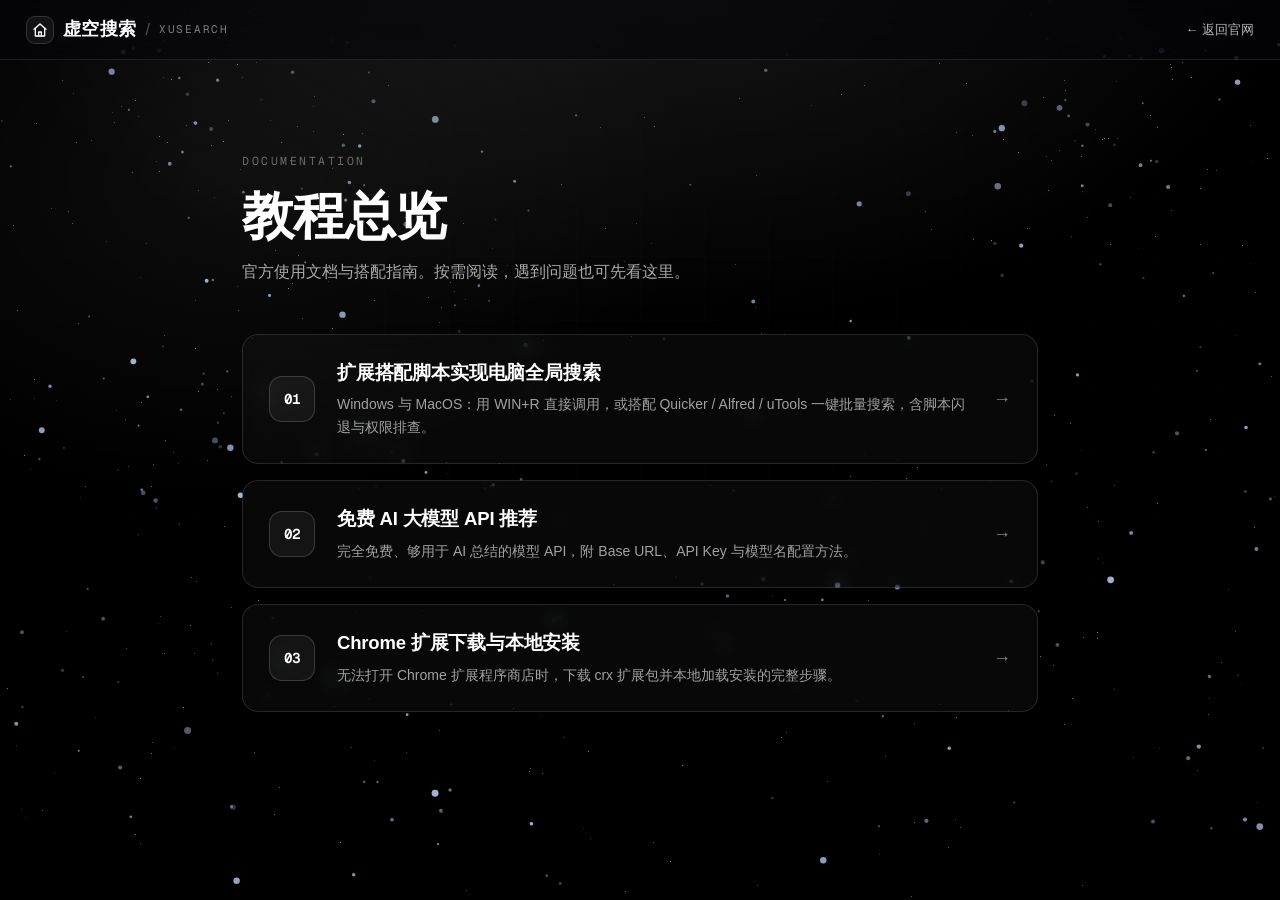
<file: docs/index.html>
<!DOCTYPE html>
<html lang="zh-CN">
<head>
  <meta charset="UTF-8" />
  <meta name="viewport" content="width=device-width, initial-scale=1.0" />
  <title>教程总览 — 虚空搜索 XuSearch</title>
  <meta name="description" content="虚空搜索 XuSearch 官方使用教程：脚本搭配 WIN+R / Quicker / Alfred / uTools 调用搜索组，免费 AI 大模型 API 推荐，以及 Chrome 扩展本地安装指南。" />
  <link rel="icon" type="image/svg+xml" href="data:image/svg+xml,%3Csvg xmlns='http://www.w3.org/2000/svg' viewBox='0 0 64 64'%3E%3Crect width='64' height='64' rx='16' fill='%23070710'/%3E%3Ccircle cx='32' cy='32' r='13' fill='none' stroke='%238B5CF6' stroke-width='3.5'/%3E%3Ccircle cx='32' cy='32' r='4' fill='%2322D3EE'/%3E%3C/svg%3E" />
  <link rel="preconnect" href="https://api.fontshare.com" />
  <link href="https://api.fontshare.com/v2/css?f[]=general-sans@400,500,600,700&display=swap" rel="stylesheet" />
  <link rel="stylesheet" href="../assets/css/fonts.css" />
  <link rel="stylesheet" href="../assets/css/base.css" />
  <link rel="stylesheet" href="docs.css?v=20261025b" />
</head>
<body>
  <!-- 星空背景：整页固定层（与首页同一套 stars.js） -->
  <canvas class="star-field" data-starfield aria-hidden="true"></canvas>


  <!-- 顶栏：左「房子图标 + 虚空搜索」返回官网 -->
  <header class="doc-bar">
    <a class="doc-bar-home" href="../index.html">
      <span class="bar-mark" aria-hidden="true"><svg viewBox="0 0 24 24" fill="none" stroke="currentColor" stroke-width="2" stroke-linecap="round" stroke-linejoin="round"><path d="M3 11 12 3l9 8"/><path d="M5 9.5V21h14V9.5"/><path d="M10 21v-6h4v6"/></svg></span>
      <span class="bar-name">虚空搜索</span>
      <span class="bar-slash">/</span>
      <span class="bar-en mono">XUSEARCH</span>
    </a>
    <a class="doc-bar-back" href="../index.html">← 返回官网</a>
  </header>

  <main class="idx-main">


    <!-- 标题区 -->
    <header class="idx-head">
      <span class="idx-kicker">DOCUMENTATION</span>
      <h1 class="grad">教程总览</h1>
      <p class="idx-lead">官方使用文档与搭配指南。按需阅读，遇到问题也可先看这里。</p>
    </header>

    <!-- 卡片索引 -->
    <div class="idx-list">

      <a class="tut-card" href="script-tutorial.html">
        <span class="tut-no">01</span>
        <span class="tut-main">
          <span class="tut-title">扩展搭配脚本实现电脑全局搜索</span>
          <span class="tut-desc">Windows 与 MacOS：用 WIN+R 直接调用，或搭配 Quicker / Alfred / uTools 一键批量搜索，含脚本闪退与权限排查。</span>
        </span>
        <span class="tut-go" aria-hidden="true">→</span>
      </a>

      <a class="tut-card" href="free-api.html">
        <span class="tut-no">02</span>
        <span class="tut-main">
          <span class="tut-title">免费 AI 大模型 API 推荐</span>
          <span class="tut-desc">完全免费、够用于 AI 总结的模型 API，附 Base URL、API Key 与模型名配置方法。</span>
        </span>
        <span class="tut-go" aria-hidden="true">→</span>
      </a>

      <a class="tut-card" href="chrome-install.html">
        <span class="tut-no">03</span>
        <span class="tut-main">
          <span class="tut-title">Chrome 扩展下载与本地安装</span>
          <span class="tut-desc">无法打开 Chrome 扩展程序商店时，下载 crx 扩展包并本地加载安装的完整步骤。</span>
        </span>
        <span class="tut-go" aria-hidden="true">→</span>
      </a>

    </div>

  </main>

  <script src="../assets/js/stars.js?v=20261024"></script>
</body>
</html>
</file>
<file: assets/css/fonts.css>
/* 本地化字体（Inter + Geist Mono，仅 latin / latin-ext）
   由 fetch_fonts.py 从 fonts.googleapis.com 抓取，离线可用。 */

/* latin-ext */
@font-face { font-family: 'Geist Mono'; font-style: normal; font-weight: 400; font-display: swap; src: url(../fonts/or3yQ6H-1_WfwkMZI_qYPLs1a-t7PU0AbeE9KK5a5ClqOw.woff2) format('woff2'); unicode-range: U+0100-02BA, U+02BD-02C5, U+02C7-02CC, U+02CE-02D7, U+02DD-02FF, U+0304, U+0308, U+0329, U+1D00-1DBF, U+1E00-1E9F, U+1EF2-1EFF, U+2020, U+20A0-20AB, U+20AD-20C0, U+2113, U+2C60-2C7F, U+A720-A7FF; }
/* latin */
@font-face { font-family: 'Geist Mono'; font-style: normal; font-weight: 400; font-display: swap; src: url(../fonts/or3yQ6H-1_WfwkMZI_qYPLs1a-t7PU0AbeE9KK5U5Ck.woff2) format('woff2'); unicode-range: U+0000-00FF, U+0131, U+0152-0153, U+02BB-02BC, U+02C6, U+02DA, U+02DC, U+0304, U+0308, U+0329, U+2000-206F, U+20AC, U+2122, U+2191, U+2193, U+2212, U+2215, U+FEFF, U+FFFD; }
/* latin-ext */
@font-face { font-family: 'Inter'; font-style: normal; font-weight: 400; font-display: swap; src: url(../fonts/UcC73FwrK3iLTeHuS_nVMrMxCp50SjIa25L7SUc.woff2) format('woff2'); unicode-range: U+0100-02BA, U+02BD-02C5, U+02C7-02CC, U+02CE-02D7, U+02DD-02FF, U+0304, U+0308, U+0329, U+1D00-1DBF, U+1E00-1E9F, U+1EF2-1EFF, U+2020, U+20A0-20AB, U+20AD-20C0, U+2113, U+2C60-2C7F, U+A720-A7FF; }
/* latin */
@font-face { font-family: 'Inter'; font-style: normal; font-weight: 400; font-display: swap; src: url(../fonts/UcC73FwrK3iLTeHuS_nVMrMxCp50SjIa1ZL7.woff2) format('woff2'); unicode-range: U+0000-00FF, U+0131, U+0152-0153, U+02BB-02BC, U+02C6, U+02DA, U+02DC, U+0304, U+0308, U+0329, U+2000-206F, U+20AC, U+2122, U+2191, U+2193, U+2212, U+2215, U+FEFF, U+FFFD; }
/* latin-ext */
@font-face { font-family: 'Inter'; font-style: normal; font-weight: 500; font-display: swap; src: url(../fonts/UcC73FwrK3iLTeHuS_nVMrMxCp50SjIa25L7SUc.woff2) format('woff2'); unicode-range: U+0100-02BA, U+02BD-02C5, U+02C7-02CC, U+02CE-02D7, U+02DD-02FF, U+0304, U+0308, U+0329, U+1D00-1DBF, U+1E00-1E9F, U+1EF2-1EFF, U+2020, U+20A0-20AB, U+20AD-20C0, U+2113, U+2C60-2C7F, U+A720-A7FF; }
/* latin */
@font-face { font-family: 'Inter'; font-style: normal; font-weight: 500; font-display: swap; src: url(../fonts/UcC73FwrK3iLTeHuS_nVMrMxCp50SjIa1ZL7.woff2) format('woff2'); unicode-range: U+0000-00FF, U+0131, U+0152-0153, U+02BB-02BC, U+02C6, U+02DA, U+02DC, U+0304, U+0308, U+0329, U+2000-206F, U+20AC, U+2122, U+2191, U+2193, U+2212, U+2215, U+FEFF, U+FFFD; }
/* latin-ext */
@font-face { font-family: 'Inter'; font-style: normal; font-weight: 600; font-display: swap; src: url(../fonts/UcC73FwrK3iLTeHuS_nVMrMxCp50SjIa25L7SUc.woff2) format('woff2'); unicode-range: U+0100-02BA, U+02BD-02C5, U+02C7-02CC, U+02CE-02D7, U+02DD-02FF, U+0304, U+0308, U+0329, U+1D00-1DBF, U+1E00-1E9F, U+1EF2-1EFF, U+2020, U+20A0-20AB, U+20AD-20C0, U+2113, U+2C60-2C7F, U+A720-A7FF; }
/* latin */
@font-face { font-family: 'Inter'; font-style: normal; font-weight: 600; font-display: swap; src: url(../fonts/UcC73FwrK3iLTeHuS_nVMrMxCp50SjIa1ZL7.woff2) format('woff2'); unicode-range: U+0000-00FF, U+0131, U+0152-0153, U+02BB-02BC, U+02C6, U+02DA, U+02DC, U+0304, U+0308, U+0329, U+2000-206F, U+20AC, U+2122, U+2191, U+2193, U+2212, U+2215, U+FEFF, U+FFFD; }
/* latin-ext */
@font-face { font-family: 'Inter'; font-style: normal; font-weight: 700; font-display: swap; src: url(../fonts/UcC73FwrK3iLTeHuS_nVMrMxCp50SjIa25L7SUc.woff2) format('woff2'); unicode-range: U+0100-02BA, U+02BD-02C5, U+02C7-02CC, U+02CE-02D7, U+02DD-02FF, U+0304, U+0308, U+0329, U+1D00-1DBF, U+1E00-1E9F, U+1EF2-1EFF, U+2020, U+20A0-20AB, U+20AD-20C0, U+2113, U+2C60-2C7F, U+A720-A7FF; }
/* latin */
@font-face { font-family: 'Inter'; font-style: normal; font-weight: 700; font-display: swap; src: url(../fonts/UcC73FwrK3iLTeHuS_nVMrMxCp50SjIa1ZL7.woff2) format('woff2'); unicode-range: U+0000-00FF, U+0131, U+0152-0153, U+02BB-02BC, U+02C6, U+02DA, U+02DC, U+0304, U+0308, U+0329, U+2000-206F, U+20AC, U+2122, U+2191, U+2193, U+2212, U+2215, U+FEFF, U+FFFD; }
</file>
<file: assets/css/base.css>
/* ══════════════════════════════════════════════════════════════════════════
   虚空搜索 XuSearch — 共享设计系统
   全暗色「虚空」风：深空底色 + 星云渐变 + 玻璃拟态
   三个版本共用这套令牌，各自的版式在 v1/v2/v3.css 里
   ══════════════════════════════════════════════════════════════════════════ */

*, *::before, *::after { box-sizing: border-box; margin: 0; padding: 0; }

:root {
  /* ── 深空层级：0 最深（页面底）→ 3 抬升面 ───────────────────────── */
  --void-0: #040407;
  --void-1: #08080F;
  --void-2: #0D0D16;
  --void-3: #14141E;

  /* ── 文字：hi 主 / mid 次 / lo 弱 / dim 极弱 ──────────────────── */
  --text-hi:  #F2F2F6;
  --text-mid: #9E9EB2;
  --text-lo:  #5E5E74;
  --text-dim: #34344A;

  /* ── 星云色：紫为主，青为辅，粉作点缀 ────────────────────────── */
  --nebula:      #8B5CF6;
  --nebula-lite: #A78BFA;
  --nebula-deep: #6D28D9;
  --aurora:      #22D3EE;
  --aurora-deep: #0891B2;
  --flare:       #F472B6;

  /* ── 玻璃拟态 ────────────────────────────────────────────────── */
  --glass:        rgba(255, 255, 255, 0.04);
  --glass-hi:     rgba(255, 255, 255, 0.075);
  --glass-line:   rgba(255, 255, 255, 0.09);
  --glass-line-hi: rgba(255, 255, 255, 0.18);
  --blur: 22px;

  /* ── 圆角 ────────────────────────────────────────────────────── */
  --r-s:  10px;
  --r-m:  16px;
  --r-l:  24px;
  --r-xl: 32px;

  /* ── 缓动 ────────────────────────────────────────────────────── */
  --ease: cubic-bezier(0.22, 1, 0.36, 1);
  --ease-soft: cubic-bezier(0.4, 0, 0.2, 1);

  /* ── 排版 ────────────────────────────────────────────────────── */
  --font: 'Inter', -apple-system, BlinkMacSystemFont, 'PingFang SC',
          'Microsoft YaHei', sans-serif;
  --mono: 'Geist Mono', ui-monospace, SFMono-Regular, Menlo, monospace;
}

html { scroll-behavior: smooth; }

body {
  font-family: var(--font);
  background: var(--void-0);
  color: var(--text-hi);
  -webkit-font-smoothing: antialiased;
  -moz-osx-font-smoothing: grayscale;
  overflow-x: hidden;
  line-height: 1.5;
}

/* 深空底噪：固定不动的星云光晕，垫在所有内容之下 */
body::before {
  content: '';
  position: fixed;
  inset: 0;
  z-index: 0;
  pointer-events: none;
  background:
    radial-gradient(900px 600px at 12% -5%,  rgba(139, 92, 246, 0.16), transparent 65%),
    radial-gradient(800px 520px at 92% 8%,   rgba(34, 211, 238, 0.10), transparent 62%),
    radial-gradient(1000px 700px at 50% 105%, rgba(244, 114, 182, 0.07), transparent 68%);
}

/* 细网格纹理，强化「虚空」的空间感 */
body::after {
  content: '';
  position: fixed;
  inset: 0;
  z-index: 0;
  pointer-events: none;
  opacity: 0.5;
  background-image:
    linear-gradient(rgba(255, 255, 255, 0.022) 1px, transparent 1px),
    linear-gradient(90deg, rgba(255, 255, 255, 0.022) 1px, transparent 1px);
  background-size: 64px 64px;
  mask-image: radial-gradient(ellipse 90% 70% at 50% 40%, #000 20%, transparent 78%);
  -webkit-mask-image: radial-gradient(ellipse 90% 70% at 50% 40%, #000 20%, transparent 78%);
}

/* 内容统一抬到光晕之上 */
body > * { position: relative; z-index: 1; }

img, video, svg { display: block; max-width: 100%; }
a { color: inherit; text-decoration: none; }
button { font: inherit; color: inherit; background: none; border: none; cursor: pointer; }

/* 选中文字：白色玻璃高亮，随站点黑白体系（原为星云紫） */
::selection { background: rgba(255, 255, 255, 0.22); color: #fff; }
::-moz-selection { background: rgba(255, 255, 255, 0.22); color: #fff; }


/* ── 通用工具类 ──────────────────────────────────────────────────────── */

.wrap { width: 100%; max-width: 1280px; margin: 0 auto; padding: 0 32px; }

/* 等宽数字/标签 */
.mono { font-family: var(--mono); }

/* 渐变文字：虚空紫 → 青 */
.grad {
  background: linear-gradient(100deg, var(--nebula-lite) 0%, var(--aurora) 100%);
  -webkit-background-clip: text;
  background-clip: text;
  -webkit-text-fill-color: transparent;
}

/* 玻璃卡片 */
.glass {
  background: var(--glass);
  border: 1px solid var(--glass-line);
  backdrop-filter: blur(var(--blur));
  -webkit-backdrop-filter: blur(var(--blur));
}

/* 小标签 */
.chip {
  display: inline-flex;
  align-items: center;
  gap: 8px;
  padding: 6px 14px;
  border-radius: 999px;
  border: 1px solid var(--glass-line);
  background: var(--glass);
  backdrop-filter: blur(var(--blur));
  -webkit-backdrop-filter: blur(var(--blur));
  font-size: 14px;
  font-weight: 500;
  letter-spacing: 0.08em;
  text-transform: uppercase;
  color: var(--text-mid);
}

.chip-dot {
  width: 6px; height: 6px;
  border-radius: 50%;
  background: var(--aurora);
  box-shadow: 0 0 10px var(--aurora);
}

/* 主按钮：渐变填充 */
.btn-primary {
  display: inline-flex;
  align-items: center;
  justify-content: center;
  gap: 10px;
  padding: 15px 30px;
  border-radius: 999px;
  font-size: 15px;
  font-weight: 600;
  color: #fff;
  background: linear-gradient(120deg, var(--nebula-deep), var(--nebula) 45%, var(--aurora-deep));
  box-shadow: 0 8px 30px -8px rgba(139, 92, 246, 0.6);
  transition: transform 0.3s var(--ease), box-shadow 0.3s var(--ease);
}
.btn-primary:hover {
  transform: translateY(-2px);
  box-shadow: 0 14px 40px -8px rgba(139, 92, 246, 0.75);
}

/* 次按钮：玻璃描边 */
.btn-ghost {
  display: inline-flex;
  align-items: center;
  justify-content: center;
  gap: 10px;
  padding: 15px 30px;
  border-radius: 999px;
  font-size: 18px;
  font-weight: 600;
  color: var(--text-hi);
  background: var(--glass);
  border: 1px solid var(--glass-line);
  backdrop-filter: blur(var(--blur));
  -webkit-backdrop-filter: blur(var(--blur));
  transition: background 0.3s var(--ease), border-color 0.3s var(--ease),
              transform 0.3s var(--ease);
}
.btn-ghost:hover {
  background: var(--glass-hi);
  border-color: var(--glass-line-hi);
  transform: translateY(-2px);
}

/* 视频容器：统一圆角 + 描边 + 内阴影 */
.screen {
  position: relative;
  border-radius: var(--r-l);
  overflow: hidden;
  border: 1px solid var(--glass-line);
  background: #000;
  box-shadow:
    0 30px 80px -30px rgba(0, 0, 0, 0.9),
    0 0 0 1px rgba(255, 255, 255, 0.03) inset;
}
.screen video { width: 100%; height: 100%; object-fit: cover; }

/* grid / flex 项里的替换元素必须允许收缩 */
.screen, .screen video { min-width: 0; }

/* 光晕描边：卡片顶部一道渐变高光 */
.edge-glow { position: relative; }
.edge-glow::before {
  content: '';
  position: absolute;
  top: 0; left: 12%; right: 12%;
  height: 1px;
  background: linear-gradient(90deg, transparent, var(--nebula), var(--aurora), transparent);
  opacity: 0.55;
}

/* 滚动淡入 */
.reveal {
  opacity: 0;
  transform: translateY(28px);
  transition: opacity 0.9s var(--ease), transform 0.9s var(--ease);
}
.reveal.in { opacity: 1; transform: none; }

@media (prefers-reduced-motion: reduce) {
  html { scroll-behavior: auto; }
  .reveal { opacity: 1; transform: none; transition: none; }
  *, *::before, *::after { animation-duration: 0.01ms !important; }
}

/* 打印：显示全部内容，去掉固定定位与深色底 */
@media print {
  .reveal { opacity: 1 !important; transform: none !important; }
  body { background: #fff; color: #000; }
  body::before, body::after { display: none; }
  .rail, .bar, .overlay, .dock { display: none !important; }
  .stage { margin-left: 0 !important; }
}

/* 语言切换按钮（三版共用样式） */
.lang-btn {
  display: inline-flex;
  align-items: center;
  gap: 8px;
  padding: 8px 16px;
  border-radius: 999px;
  border: 1px solid var(--glass-line);
  background: var(--glass);
  backdrop-filter: blur(var(--blur));
  -webkit-backdrop-filter: blur(var(--blur));
  font-size: 13px;
  font-weight: 500;
  color: var(--text-mid);
  transition: color 0.25s var(--ease), border-color 0.25s var(--ease),
              background 0.25s var(--ease);
}
.lang-btn:hover {
  color: var(--text-hi);
  border-color: var(--glass-line-hi);
  background: var(--glass-hi);
}
.lang-btn svg { width: 14px; height: 14px; }
</file>
<file: docs/docs.css>
/* ══════════════════════════════════════════════════════════════════════════
   虚空搜索 XuSearch — 教程文档排版
   依赖 assets/css/base.css 的设计令牌（深空底色 / 星云色 / 玻璃拟态）。
   写新教程：复制 template.html，只改正文，不要动这个文件。
   ══════════════════════════════════════════════════════════════════════════ */

/* ── 顶栏 ─────────────────────────────────────────────────────────────── */

.doc-bar {
  position: sticky;
  top: 0;
  z-index: 10;
  display: flex;
  align-items: center;
  justify-content: space-between;
  height: 60px;                  /* 与首页固定 .bar 等高，切页顶部不再跳 */
  padding: 0 26px;               /* 左内边距与首页 .bar 一致，home+文案不右移 */
  background: rgba(5, 5, 9, 0.62);   /* 与首页 .bar 一致 */
  backdrop-filter: blur(18px);
  -webkit-backdrop-filter: blur(18px);
  border-bottom: 1px solid var(--glass-line);
}

/* 左上角「返回官网」沿用首页 bar-brand 样式，标记换成房子图标 */
.doc-bar-home { display: flex; align-items: center; gap: 9px; }
.doc-bar-home .bar-mark {
  width: 28px; height: 28px;
  display: grid; place-items: center;
  border-radius: 9px;
  border: 1px solid var(--glass-line);
  background: var(--glass);
  color: var(--nebula-lite);
}
.doc-bar-home .bar-mark svg { width: 16px; height: 16px; }
.doc-bar-home .bar-name { font-size: 18px; font-weight: 600; letter-spacing: 0.02em; }
.doc-bar-home .bar-slash { color: var(--text-dim); }
.doc-bar-home .bar-en {
  font-size: 11px;
  letter-spacing: 0.16em;
  text-transform: uppercase;
  color: var(--text-lo);
}
.doc-bar-home:hover .bar-mark { border-color: var(--glass-line-hi); }

.doc-bar-back {
  font-size: 13px;
  color: var(--text-mid);
  transition: color 0.25s var(--ease);
}

.doc-bar-back:hover { color: var(--nebula-lite); }

/* ── 正文列 ───────────────────────────────────────────────────────────── */

.doc-main {
  max-width: 760px;
  margin: 0 auto;
  padding: 64px 32px 96px;
}

/* 标题区 */
.doc-head { margin-bottom: 48px; }

.doc-head h1 {
  font-size: clamp(30px, 4.6vw, 42px);
  font-weight: 700;
  letter-spacing: -0.02em;
  line-height: 1.2;
  margin-bottom: 16px;
}

/* 适用版本 / 更新日期 一行 */
.doc-meta {
  font-family: var(--mono);
  font-size: 12px;
  letter-spacing: 0.06em;
  color: var(--text-lo);
}

.doc-lead {
  margin-top: 18px;
  font-size: 16.5px;
  line-height: 1.8;
  color: var(--text-hi);
}

/* ── 正文元素 ─────────────────────────────────────────────────────────── */

.doc-body {
  font-size: 15.5px;
  line-height: 1.85;
  color: var(--text-mid);
}

.doc-body strong { color: var(--text-hi); font-weight: 600; }

/* 链接：冰蓝 + 常显 0.8 下划线 */
.doc-body a {
  color: lightskyblue;
  text-decoration: underline;
  text-decoration-color: rgba(142, 197, 255, 0.8);
  text-underline-offset: 3px;
  transition: text-decoration-color 0.25s var(--ease), color 0.25s var(--ease);
}

.doc-body a:hover { color: cyan; text-decoration-color: cyan; }

.doc-body h2 {
  font-size: 23px;
  font-weight: 700;
  color: var(--text-hi);
  letter-spacing: -0.01em;
  margin: 56px 0 18px;
  display: flex;
  align-items: center;
  gap: 12px;
}

/* 标题左侧的星云渐变竖条 */
.doc-body h2::before {
  content: '';
  flex-shrink: 0;
  width: 4px;
  height: 20px;
  border-radius: 2px;
  background: linear-gradient(180deg, var(--nebula), var(--aurora));
}

.doc-body h3 {
  font-size: 17.5px;
  font-weight: 600;
  color: var(--text-hi);
  margin: 36px 0 12px;
}

.doc-body h4 {
  font-size: 15.5px;
  font-weight: 600;
  color: var(--text-hi);
  margin: 28px 0 10px;
}

.doc-body h5 {
  font-size: 14px;
  font-weight: 600;
  color: var(--text-mid);
  margin: 24px 0 10px;
}

.doc-body h6 {
  font-size: 13px;
  font-weight: 600;
  color: var(--text-mid);
  margin: 20px 0 8px;
}

.doc-body p { margin-bottom: 14px; }

/* 有序列表（操作步骤）：星云色等宽序号 */
.doc-body ol {
  list-style: none;
  counter-reset: step;
  margin: 0 0 18px;
}

.doc-body ol > li {
  counter-increment: step;
  position: relative;
  padding-left: 40px;
  margin-bottom: 10px;
}

.doc-body ol > li::before {
  content: counter(step, decimal-leading-zero);
  position: absolute;
  left: 0;
  top: 0.2em;
  font-family: var(--mono);
  font-size: 12.5px;
  color: var(--nebula-lite);
}

/* 无序列表 */
.doc-body ul {
  list-style: none;
  margin: 0 0 18px;
}

.doc-body ul > li {
  position: relative;
  padding-left: 20px;
  margin-bottom: 8px;
}

.doc-body ul > li::before {
  content: '';
  position: absolute;
  left: 2px;
  top: 0.72em;
  width: 5px;
  height: 5px;
  border-radius: 50%;
  background: var(--nebula);
}

/* 截图 */
.doc-body figure { margin: 24px 0 28px; }

.doc-body figure img {
  width: 100%;
  border: 1px solid var(--glass-line);
  border-radius: var(--r-m);
  background: var(--void-2);
}

.doc-body figcaption {
  margin-top: 10px;
  text-align: center;
  font-family: var(--mono);
  font-size: 12px;
  letter-spacing: 0.05em;
  color: var(--text-lo);
}

/* 行内代码与代码块 */
.doc-body code {
  font-family: var(--mono);
  font-size: 0.88em;
  color: var(--nebula-lite);
  /* 行内代码片面积小，背景比大块面板再亮一档（白 9%）才看得清 */
  background: rgba(255, 255, 255, 0.1);
  border: 1px solid rgba(255, 255, 255, 0.20);
  border-radius: 6px;
  padding: 1px 7px;
}

.doc-body pre {
  /* 星空黑底上原来的近黑底（--void-2 #0A0A0A）几乎隐形，提为 6% 白 + 更亮的描边 */
  background: rgba(255, 255, 255, 0.06);
  border: 1px solid rgba(255, 255, 255, 0.18);
  border-radius: var(--r-s);
  padding: 16px 20px;
  overflow-x: auto;
  margin: 0 0 18px;
}

.doc-body pre code {
  background: none;
  border: none;
  padding: 0;
  color: var(--text-mid);
  font-size: 13px;
  line-height: 1.7;
}

/* 提示 / 注意 两种标注框 */
.doc-note,
.doc-warn {
  border-radius: var(--r-s);
  padding: 14px 18px;
  margin: 0 0 18px;
  font-size: 14.5px;
  /* 原 --glass 白 4.5% 在星空黑底上几乎隐形，提为 7.5% + 更亮的描边 */
  background: rgba(255, 255, 255, 0.075);
  border: 1px solid rgba(255, 255, 255, 0.18);
  border-left: 3px solid var(--aurora);
}

.doc-warn { border-left-color: var(--flare); }

.doc-note strong,
.doc-warn strong { display: inline; }

/* 分隔线 */
.doc-body hr {
  border: none;
  border-top: 1px solid var(--glass-line);
  margin: 48px 0;
}

/* ── 页脚 ─────────────────────────────────────────────────────────────── */

.doc-foot {
  margin-top: 72px;
  padding-top: 24px;
  border-top: 1px solid var(--glass-line);
  display: flex;
  align-items: center;
  justify-content: space-between;
  font-size: 13px;
}

.doc-foot a {
  color: var(--text-mid);
  transition: color 0.25s var(--ease);
}

.doc-foot a:hover { color: var(--nebula-lite); }

.doc-foot .mono {
  font-size: 11.5px;
  letter-spacing: 0.06em;
  color: var(--text-lo);
}

/* 跳转目标不被吸顶栏挡住 */
.doc-body h2, .doc-body h3, .doc-body h4, .doc-body h5, .doc-body h6 { scroll-margin-top: 72px; }

/* ── 左侧文章目录（宽屏才显示，窄屏隐藏） ────────────────────────────── */

.doc-toc {
  position: fixed;
  top: 88px;
  left: max(12px, calc(50vw - 664px));
  width: 268px;
  max-height: calc(100vh - 120px);
  overflow-y: auto;
  padding: 8px 0 24px;
  display: none;
}

@media (min-width: 1280px) {
  .doc-toc { display: block; }
}

/* 树形：li 带子级标题时可折叠，h2（二级目录）为始终展开的顶层，h2 之下可逐层收起 */
.doc-toc ul { list-style: none; margin: 0; padding: 0; }
.doc-toc li { position: relative; }
.doc-toc li > ul { margin-left: 18px; }

/* 折叠/展开按钮：明显的可点击区 + 悬停反馈 */
.doc-toc .toc-toggle {
  position: absolute;
  left: 1px;
  top: 6px;
  width: 22px;
  height: 20px;
  padding: 0;
  border: none;
  border-radius: 6px;
  background: transparent;
  cursor: pointer;
  color: var(--text-hi); /* 白色，更显眼 */
  display: flex;
  align-items: center;
  justify-content: center;
  transition: background 0.2s var(--ease), color 0.2s var(--ease);
}
.doc-toc .toc-toggle:hover {
  background: var(--glass);
}
.doc-toc .toc-toggle::before {
  content: '▾';
  font-size: 17px;
  line-height: 1;
  font-weight: 700;
  transition: transform 0.2s var(--ease);
}
.doc-toc li.collapsed > .toc-toggle::before { transform: rotate(-90deg); }
.doc-toc li.collapsed > ul { display: none; }

/* 二级目录当作分组标题，更醒目 */
.doc-toc .lv2 > .toc-link {
  font-size: 15px;
  font-weight: 600;
  color: var(--text-hi);
  letter-spacing: 0.01em;
  margin: 12px 0 4px;
}

/* 子层级链接 */
.doc-toc .toc-link {
  display: block;
  padding: 6px 10px;
  font-size: 13.5px;
  line-height: 1.5;
  color: var(--text-mid);
  white-space: nowrap;
  overflow: hidden;
  text-overflow: ellipsis;
  border-radius: 8px;
  transition: color 0.2s var(--ease), background 0.2s var(--ease);
}
.doc-toc .toc-li.lv3 > .toc-link,
.doc-toc .toc-li.lv4 > .toc-link,
.doc-toc .toc-li.lv5 > .toc-link,
.doc-toc .toc-li.lv6 > .toc-link {
  padding-left: 26px;
  font-size: 13px;
  color: var(--text-hi); /* 统一白色 */
}
.doc-toc .toc-link:hover { color: var(--text-hi); background: var(--glass); }
.doc-toc .toc-link.active {
  color: #fff;
  font-weight: 600;
  background: rgba(139, 92, 246, 0.32);       /* 不透明的紫底，更清晰 */
  box-shadow: inset 3px 0 0 var(--nebula);     /* 左侧星云色竖条标明当前项 */
}

/* ── 教程总览页：标题 + 卡片索引（首页玻璃语言） ─────────────────────── */

.idx-main {
  max-width: 860px;
  margin: 0 auto;
  padding: 88px 32px 112px;
}

/* 标题区：小标签 + 渐变大标题 + 导语 */
.idx-head { margin-bottom: 48px; }

.idx-kicker {
  display: inline-block;
  font-family: var(--mono);
  font-size: 11.5px;
  letter-spacing: 0.22em;
  color: rgba(255, 255, 255, 0.38);
}

.idx-head h1 {
  margin-top: 16px;
  font-size: clamp(34px, 5.2vw, 52px);
  font-weight: 600;
  line-height: 1.1;
  letter-spacing: -0.02em;
}

.idx-lead {
  margin-top: 14px;
  font-size: 15.5px;
  line-height: 1.7;
  color: rgba(255, 255, 255, 0.66);
}

.idx-list {
  display: flex;
  flex-direction: column;
  gap: 16px;
}

/* 卡片：玻璃底 + 描边，悬停上浮提亮（与首页卡片同一语言） */
.tut-card {
  position: relative;
  display: flex;
  align-items: center;
  gap: 22px;
  padding: 24px 26px;
  border: 1px solid rgba(255, 255, 255, 0.12);
  border-radius: var(--r-m);
  background: rgba(255, 255, 255, 0.03);
  backdrop-filter: blur(10px);
  -webkit-backdrop-filter: blur(10px);
  transition: border-color 0.25s var(--ease), background 0.25s var(--ease),
              transform 0.25s var(--ease);
}

.tut-card:hover {
  border-color: rgba(255, 255, 255, 0.26);
  background: rgba(255, 255, 255, 0.06);
  transform: translateY(-2px);
}

/* 序号徽标：白色玻璃方块 */
.tut-no {
  flex-shrink: 0;
  width: 46px;
  height: 46px;
  border-radius: 13px;
  display: flex;
  align-items: center;
  justify-content: center;
  font-family: var(--mono);
  font-size: 13.5px;
  font-weight: 600;
  color: #FFFFFF;
  border: 1px solid rgba(255, 255, 255, 0.16);
  background: rgba(255, 255, 255, 0.05);
}

.tut-main { min-width: 0; }

.tut-title {
  display: block;
  font-size: 18.5px;
  font-weight: 600;
  color: #FFFFFF;
  letter-spacing: -0.01em;
}

.tut-desc {
  display: block;
  margin-top: 7px;
  font-size: 14px;
  line-height: 1.65;
  color: rgba(255, 255, 255, 0.62);
}

/* 箭头：悬停时向右滑出一点 */
.tut-go {
  margin-left: auto;
  flex-shrink: 0;
  font-size: 18px;
  color: rgba(255, 255, 255, 0.5);
  transition: color 0.25s var(--ease), transform 0.25s var(--ease);
}

.tut-card:hover .tut-go {
  color: #FFFFFF;
  transform: translateX(4px);
}

@media (max-width: 640px) {
  .idx-main { padding: 56px 20px 80px; }
  .tut-card { padding: 20px; gap: 16px; align-items: flex-start; }
  .tut-no { width: 40px; height: 40px; font-size: 12.5px; }
  .tut-title { font-size: 16.5px; }
}

/* ── 代码块：一键复制按钮 ────────────────────────────────────────────── */

.doc-body pre { position: relative; }

.code-copy {
  position: absolute;
  top: 8px;
  right: 8px;
  font-size: 11.5px;
  padding: 2px 9px;
  border-radius: 6px;
  border: 1px solid var(--glass-line);
  background: var(--glass);
  color: var(--text-mid);
  cursor: pointer;
  transition: color 0.25s var(--ease), border-color 0.25s var(--ease), background 0.25s var(--ease);
}

.code-copy:hover {
  color: var(--text-hi);
  border-color: var(--glass-line-hi);
  background: var(--glass-hi);
}

.code-copy.copied {
  color: var(--nebula-lite);
  border-color: var(--nebula);
}

@media (max-width: 640px) {
  .doc-bar { padding: 12px 20px; }
  .doc-main { padding: 40px 20px 72px; }
  .doc-body h2 { font-size: 20px; }
}


/* ══════════════════════════════════════════════════════════════════════════
   主题覆盖：对齐首页的黑白风格

   文档页与首页分离维护（首页走 site.css + theme.css），所以这里独立覆盖：
   把星云紫（--nebula）与青色（--aurora）收敛为白系，字体换成 General Sans。
   追加在文件末尾 → 优先级最高，不必改动上述任何既有规则。
   ══════════════════════════════════════════════════════════════════════════ */

:root {
  --void-0: #000000;
  --void-1: #000000;
  --void-2: #0A0A0A;
  --void-3: #111111;

  --text-hi:  #FFFFFF;
  --text-mid: rgba(255, 255, 255, 0.70);
  --text-lo:  rgba(255, 255, 255, 0.48);
  --text-dim: rgba(255, 255, 255, 0.30);

  /* 原紫/青主色 → 白 */
  --nebula:      #FFFFFF;
  --nebula-lite: #FFFFFF;
  --nebula-deep: #C8C8C8;
  --aurora:      #FFFFFF;
  --aurora-deep: #B0B0B0;
  --flare:       #FFFFFF;

  --glass:         rgba(255, 255, 255, 0.045);
  --glass-hi:      rgba(255, 255, 255, 0.085);
  --glass-line:    rgba(255, 255, 255, 0.14);
  --glass-line-hi: rgba(255, 255, 255, 0.28);

  /* 与首页一致的字体 */
  --font: 'General Sans', -apple-system, BlinkMacSystemFont, 'PingFang SC',
          'Microsoft YaHei', sans-serif;
}

/* ── 底噪：星云光晕换成极淡的白色冷光 ─────────────────────────────── */
body::before {
  background:
    radial-gradient(1000px 620px at 50% -10%, rgba(255, 255, 255, 0.10), transparent 68%),
    radial-gradient(760px 520px at 18% 20%, rgba(255, 255, 255, 0.05), transparent 62%);
}

body::after { opacity: 0.35; }

/* ── 顶栏：黑色玻璃（与首页 .bar 同款） ───────────────────────────── */
.doc-bar {
  background: rgba(5, 5, 9, 0.62);
  border-bottom: 1px solid rgba(255, 255, 255, 0.10);
}

.doc-bar-home .bar-mark {
  border: 1px solid var(--glass-line);
  background: rgba(255, 255, 255, 0.06);
  color: #FFFFFF;
}

/* ── 标题渐变：白 → 透明（首页同款 144.5°） ───────────────────────── */
.grad {
  background-image: linear-gradient(144.5deg, #FFFFFF 28%, rgba(0, 0, 0, 0) 115%);
  -webkit-background-clip: text;
  background-clip: text;
  -webkit-text-fill-color: transparent;
}

/* ── 正文里的强调色：紫 → 白（链接已改冰蓝，主规则在 .doc-body a 处）── */
.doc-body code { color: rgba(255, 255, 255, 0.92); }

.doc-body h2::before {
  background: linear-gradient(180deg, #FFFFFF, rgba(255, 255, 255, 0.35));
}

.doc-body ol > li::before { color: rgba(255, 255, 255, 0.55); }
.doc-body ul > li::before { background: rgba(255, 255, 255, 0.65); }

/* 提示 / 注意 框：左缘改白系（原来分别是青色 / 粉色） */
.doc-note { border-left-color: rgba(255, 255, 255, 0.50); }
.doc-warn { border-left-color: rgba(255, 255, 255, 0.78); }

/* ── 左侧目录：当前项改白玻璃高亮（原来是不透明紫底） ──────────────── */
.doc-toc .toc-link.active {
  color: #FFFFFF;
  background: rgba(255, 255, 255, 0.14);
  box-shadow: inset 3px 0 0 #FFFFFF;
}

/* ── 代码复制按钮：完成态改白 ─────────────────────────────────────── */
.code-copy.copied { color: #FFFFFF; border-color: #FFFFFF; }


/* ══════════════════════════════════════════════════════════════════════════
   星空背景层（与首页同一套 stars.js）

   结构：<canvas class="star-field" data-starfield> 直接放在 body 开头，
   固定覆盖整个视口 —— 整页背景，顶栏与正文都压在它之上。
   · fixed 定位不参与文档流，不撑高页面、不干扰任何布局
   · 只有视口大小，滚动时星空常驻，省显存
   ══════════════════════════════════════════════════════════════════════════ */

.star-field {
  position: fixed;
  inset: 0;
  z-index: 0;
  display: block;
  width: 100%;
  height: 100%;
  pointer-events: none;
}

/* 顶栏与正文整体压在星空之上 */
body > header,
body > main {
  position: relative;
  z-index: 1;
}
</file>
